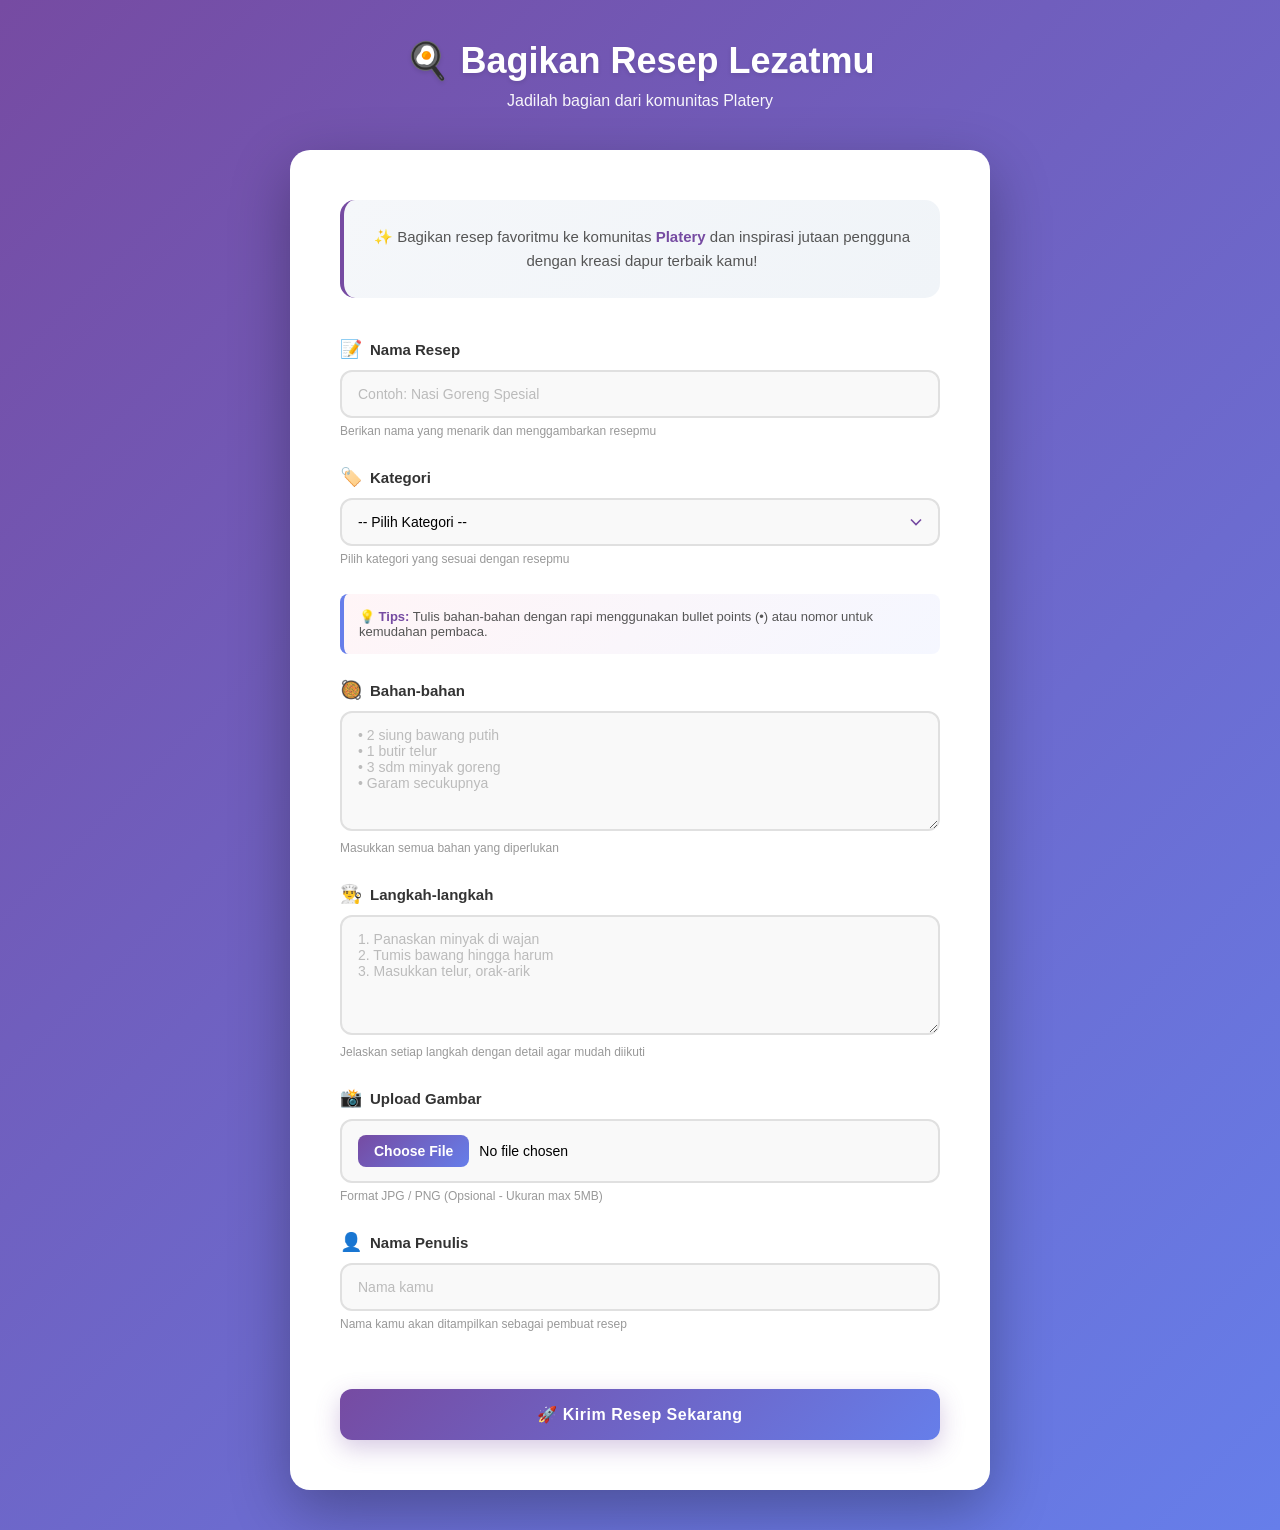
<file: form.html>
<!DOCTYPE html>
<html lang="id">
<head>
  <meta charset="UTF-8">
  <meta name="viewport" content="width=device-width, initial-scale=1.0">
  <title>Tambah Resep - Platery</title>
  <link rel="stylesheet" href="style-form.css">
</head>
<body>
  <div class="header">
    <h1>🍳 Bagikan Resep Lezatmu</h1>
    <p>Jadilah bagian dari komunitas Platery</p>
  </div>

  <div class="form-container">
    <div class="form-intro">
      <p>✨ Bagikan resep favoritmu ke komunitas <strong>Platery</strong> dan inspirasi jutaan pengguna dengan kreasi dapur terbaik kamu!</p>
    </div>

    <form action="submit.php" method="POST" enctype="multipart/form-data" id="recipeForm" novalidate>
      
      <div class="form-group">
        <label data-icon="📝">Nama Resep</label>
        <input type="text" name="nama_resep" placeholder="Contoh: Nasi Goreng Spesial" required>
        <small>Berikan nama yang menarik dan menggambarkan resepmu</small>
      </div>

      <div class="form-group">
        <label data-icon="🏷️">Kategori</label>
        <select name="kategori" required>
          <option value="">-- Pilih Kategori --</option>
          <option value="makanan">🍖 Makanan</option>
          <option value="minuman">🥤 Minuman</option>
          <option value="dessert">🎂 Dessert</option>
          <option value="snack">🍪 Snack</option>
        </select>
        <small>Pilih kategori yang sesuai dengan resepmu</small>
      </div>

      <div class="info-box">
        <strong>💡 Tips:</strong> Tulis bahan-bahan dengan rapi menggunakan bullet points (•) atau nomor untuk kemudahan pembaca.
      </div>

      <div class="form-group">
        <label data-icon="🥘">Bahan-bahan</label>
        <textarea name="bahan" placeholder="• 2 siung bawang putih&#10;• 1 butir telur&#10;• 3 sdm minyak goreng&#10;• Garam secukupnya" required></textarea>
        <small>Masukkan semua bahan yang diperlukan</small>
      </div>

      <div class="form-group">
        <label data-icon="👨‍🍳">Langkah-langkah</label>
        <textarea name="langkah" placeholder="1. Panaskan minyak di wajan&#10;2. Tumis bawang hingga harum&#10;3. Masukkan telur, orak-arik" required></textarea>
        <small>Jelaskan setiap langkah dengan detail agar mudah diikuti</small>
      </div>

      <div class="form-group">
        <label data-icon="📸">Upload Gambar</label>
        <input type="file" name="gambar" accept="image/jpeg,image/png">
        <small>Format JPG / PNG (Opsional - Ukuran max 5MB)</small>
      </div>

      <div class="form-group">
        <label data-icon="👤">Nama Penulis</label>
        <input type="text" name="penulis" placeholder="Nama kamu" required>
        <small>Nama kamu akan ditampilkan sebagai pembuat resep</small>
      </div>

      <button type="submit">🚀 Kirim Resep Sekarang</button>
    </form>
  </div>
  <script src="form.js"></script>
</body>
</html>
</file>
<file: style-form.css>
* {
  margin: 0;
  padding: 0;
  box-sizing: border-box;
}

body {
  font-family: -apple-system, BlinkMacSystemFont, 'Segoe UI', Roboto, 'Helvetica Neue', Arial, sans-serif;
  background: linear-gradient(135deg, #764ba2 0%, #667eea 100%);
  min-height: 100vh;
  padding: 40px 20px;
}

/* Header */
.header {
  text-align: center;
  color: white;
  margin-bottom: 40px;
}

.header h1 {
  font-size: 36px;
  font-weight: 700;
  margin-bottom: 10px;
  text-shadow: 0 2px 4px rgba(0, 0, 0, 0.1);
}

.header p {
  font-size: 16px;
  opacity: 0.95;
}

/* Form Container */
.form-container {
  max-width: 700px;
  margin: 0 auto;
  background-color: white;
  padding: 50px;
  border-radius: 20px;
  box-shadow: 0 20px 60px rgba(0, 0, 0, 0.3);
  animation: slideUp 0.5s ease;
}

@keyframes slideUp {
  from {
    opacity: 0;
    transform: translateY(30px);
  }
  to {
    opacity: 1;
    transform: translateY(0);
  }
}

.form-intro {
  text-align: center;
  margin-bottom: 40px;
  padding: 25px;
  background: linear-gradient(135deg, #f5f7fa 0%, #f0f4f8 100%);
  border-radius: 15px;
  border-left: 4px solid #764ba2;
}

.form-intro p {
  color: #555;
  font-size: 15px;
  line-height: 1.6;
  margin: 0;
}

.form-intro strong {
  color: #764ba2;
}

/* Form Group */
.form-group {
  margin-bottom: 28px;
}

.form-group label {
  display: block;
  font-weight: 600;
  color: #333;
  margin-bottom: 10px;
  font-size: 15px;
  display: flex;
  align-items: center;
  gap: 8px;
}

.form-group label::before {
  content: attr(data-icon);
  font-size: 18px;
}

.form-group small {
  display: block;
  color: #999;
  font-size: 12px;
  margin-top: 6px;
  font-weight: 400;
}

/* Input, Select, Textarea */
form input[type="text"],
form select,
form textarea,
form input[type="file"] {
  width: 100%;
  padding: 14px 16px;
  border: 2px solid #e0e0e0;
  border-radius: 12px;
  font-size: 14px;
  font-family: inherit;
  transition: all 0.3s cubic-bezier(0.4, 0, 0.2, 1);
  background-color: #f9f9f9;
}

form input[type="text"]::placeholder,
form textarea::placeholder {
  color: #bbb;
}

form textarea {
  height: 120px;
  resize: vertical;
  font-size: 14px;
}

form input:focus,
form textarea:focus,
form select:focus {
  outline: none;
  border-color: #764ba2;
  background-color: white;
  box-shadow: 0 0 0 3px rgba(118, 75, 162, 0.1);
}

form select {
  cursor: pointer;
  appearance: none;
  background-image: url("data:image/svg+xml;charset=UTF-8,%3csvg xmlns='http://www.w3.org/2000/svg' viewBox='0 0 24 24' fill='none' stroke='%23764ba2' stroke-width='2'%3e%3cpolyline points='6 9 12 15 18 9'%3e%3c/polyline%3e%3c/svg%3e");
  background-repeat: no-repeat;
  background-position: right 12px center;
  background-size: 20px;
  padding-right: 40px;
}

/* File Upload */
.file-upload-wrapper {
  position: relative;
  overflow: hidden;
  display: inline-block;
  width: 100%;
}

form input[type="file"] {
  position: relative;
  padding: 14px 16px;
  cursor: pointer;
}

form input[type="file"]::file-selector-button {
  padding: 8px 16px;
  background: linear-gradient(135deg, #764ba2, #667eea);
  color: white;
  border: none;
  border-radius: 8px;
  cursor: pointer;
  margin-right: 10px;
  font-weight: 600;
  transition: all 0.3s ease;
}

form input[type="file"]::file-selector-button:hover {
  transform: translateY(-2px);
  box-shadow: 0 4px 12px rgba(118, 75, 162, 0.3);
}

/* Button Submit */
form button {
  width: 100%;
  padding: 16px;
  margin-top: 30px;
  background: linear-gradient(135deg, #764ba2, #667eea);
  color: white;
  border: none;
  border-radius: 12px;
  cursor: pointer;
  font-size: 16px;
  font-weight: 700;
  transition: all 0.3s cubic-bezier(0.4, 0, 0.2, 1);
  box-shadow: 0 8px 25px rgba(118, 75, 162, 0.3);
  letter-spacing: 0.5px;
}

form button:hover {
  transform: translateY(-3px);
  box-shadow: 0 12px 35px rgba(118, 75, 162, 0.4);
}

form button:active {
  transform: translateY(-1px);
}

/* Progress Bar */
.form-progress {
  height: 6px;
  background-color: #e0e0e0;
  border-radius: 10px;
  margin-bottom: 30px;
  overflow: hidden;
}

.form-progress-bar {
  height: 100%;
  background: linear-gradient(90deg, #764ba2, #667eea);
  width: 0%;
  transition: width 0.3s ease;
  border-radius: 10px;
}

/* Info Box */
.info-box {
  background: linear-gradient(135deg, #fff5f7 0%, #f5f7ff 100%);
  border-left: 4px solid #667eea;
  padding: 15px;
  border-radius: 8px;
  margin-bottom: 25px;
  font-size: 13px;
  color: #555;
}

.info-box strong {
  color: #764ba2;
}

/* Responsive */
@media (max-width: 768px) {
  body {
    padding: 20px 15px;
  }

  .form-container {
    padding: 30px 20px;
    border-radius: 16px;
  }

  .header h1 {
    font-size: 28px;
  }

  .form-group label {
    font-size: 14px;
  }

  form input[type="text"],
  form select,
  form textarea,
  form input[type="file"] {
    padding: 12px 14px;
    font-size: 16px;
  }

  form button {
    padding: 14px;
    font-size: 15px;
  }
}

@media (max-width: 480px) {
  .form-container {
    padding: 20px 15px;
  }

  .header h1 {
    font-size: 24px;
  }

  .header p {
    font-size: 14px;
  }

  .form-intro {
    padding: 15px;
    margin-bottom: 30px;
  }
}

.form-group.error input,
.form-group.error textarea,
.form-group.error select {
  border-color: #e11d48;
  background-color: #fff5f7;
}

.form-group.error small {
  color: #e11d48;
  font-weight: 600;
}
</file>
